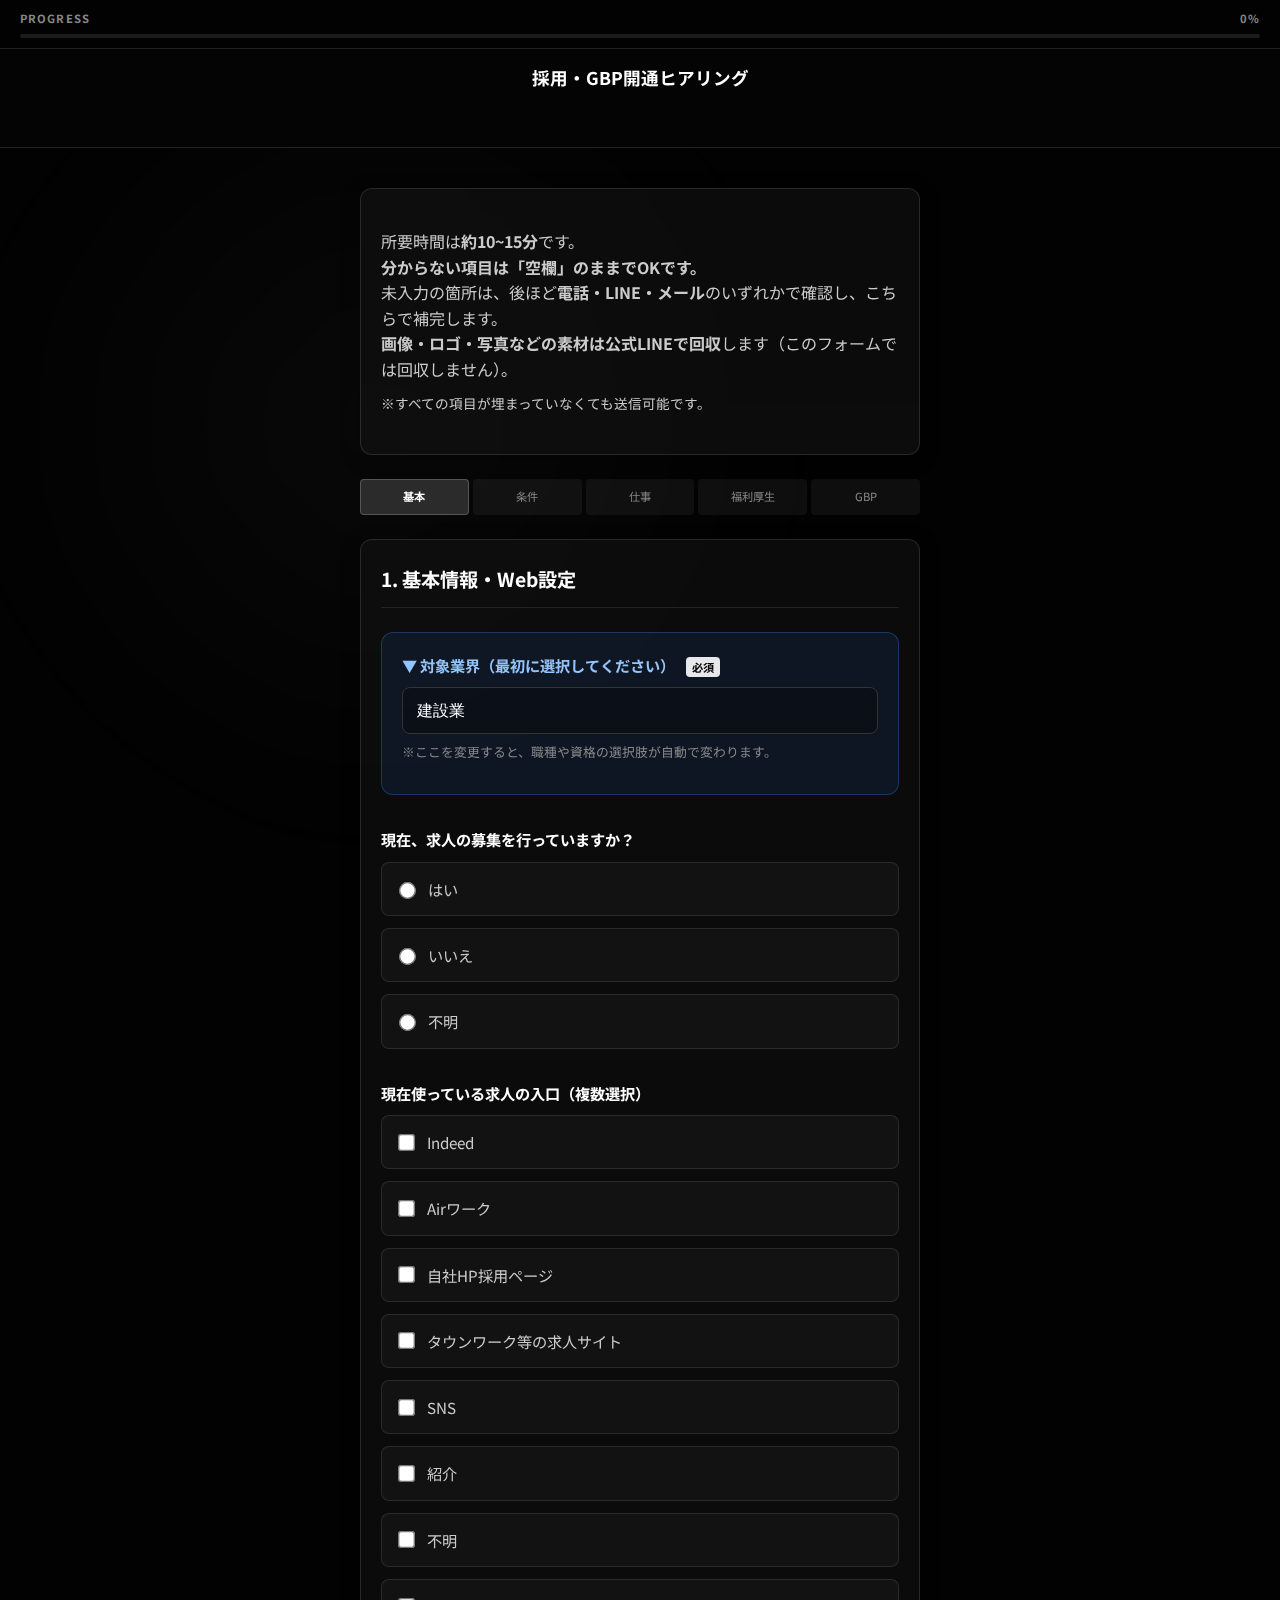
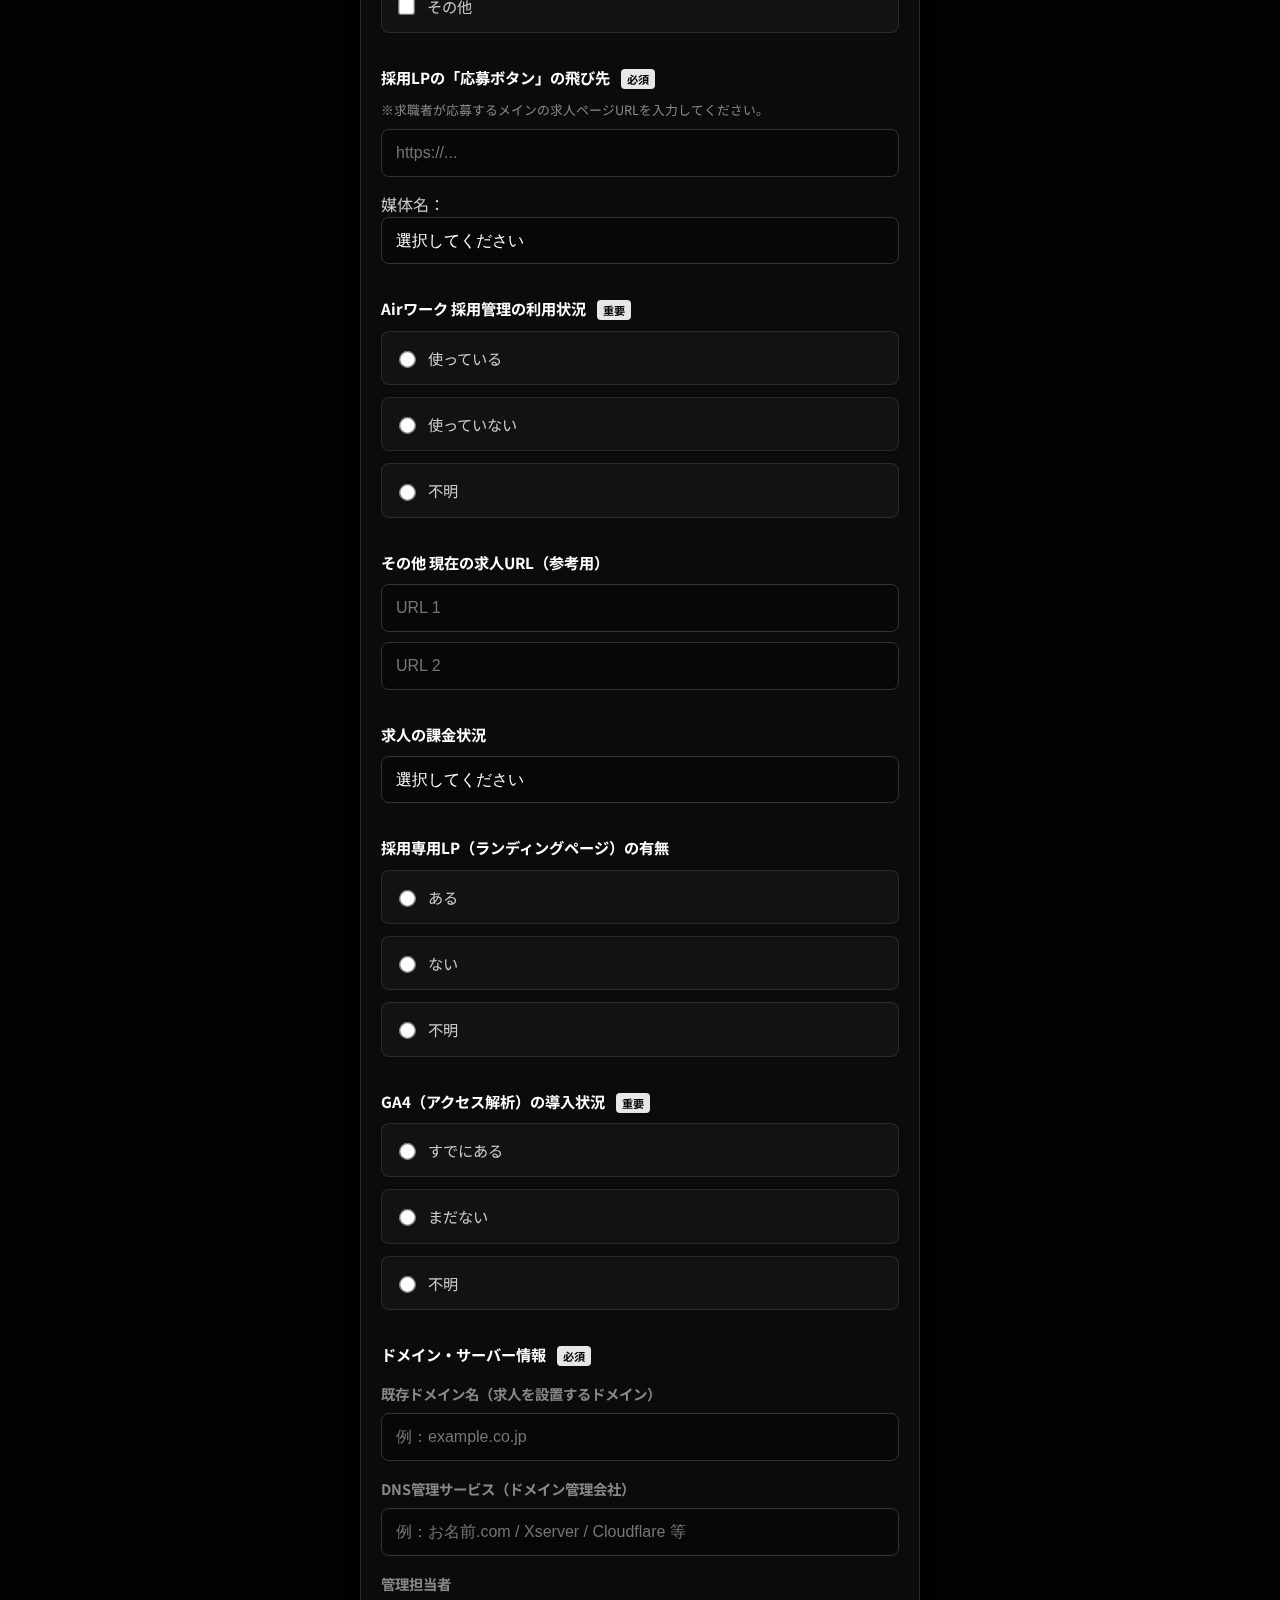
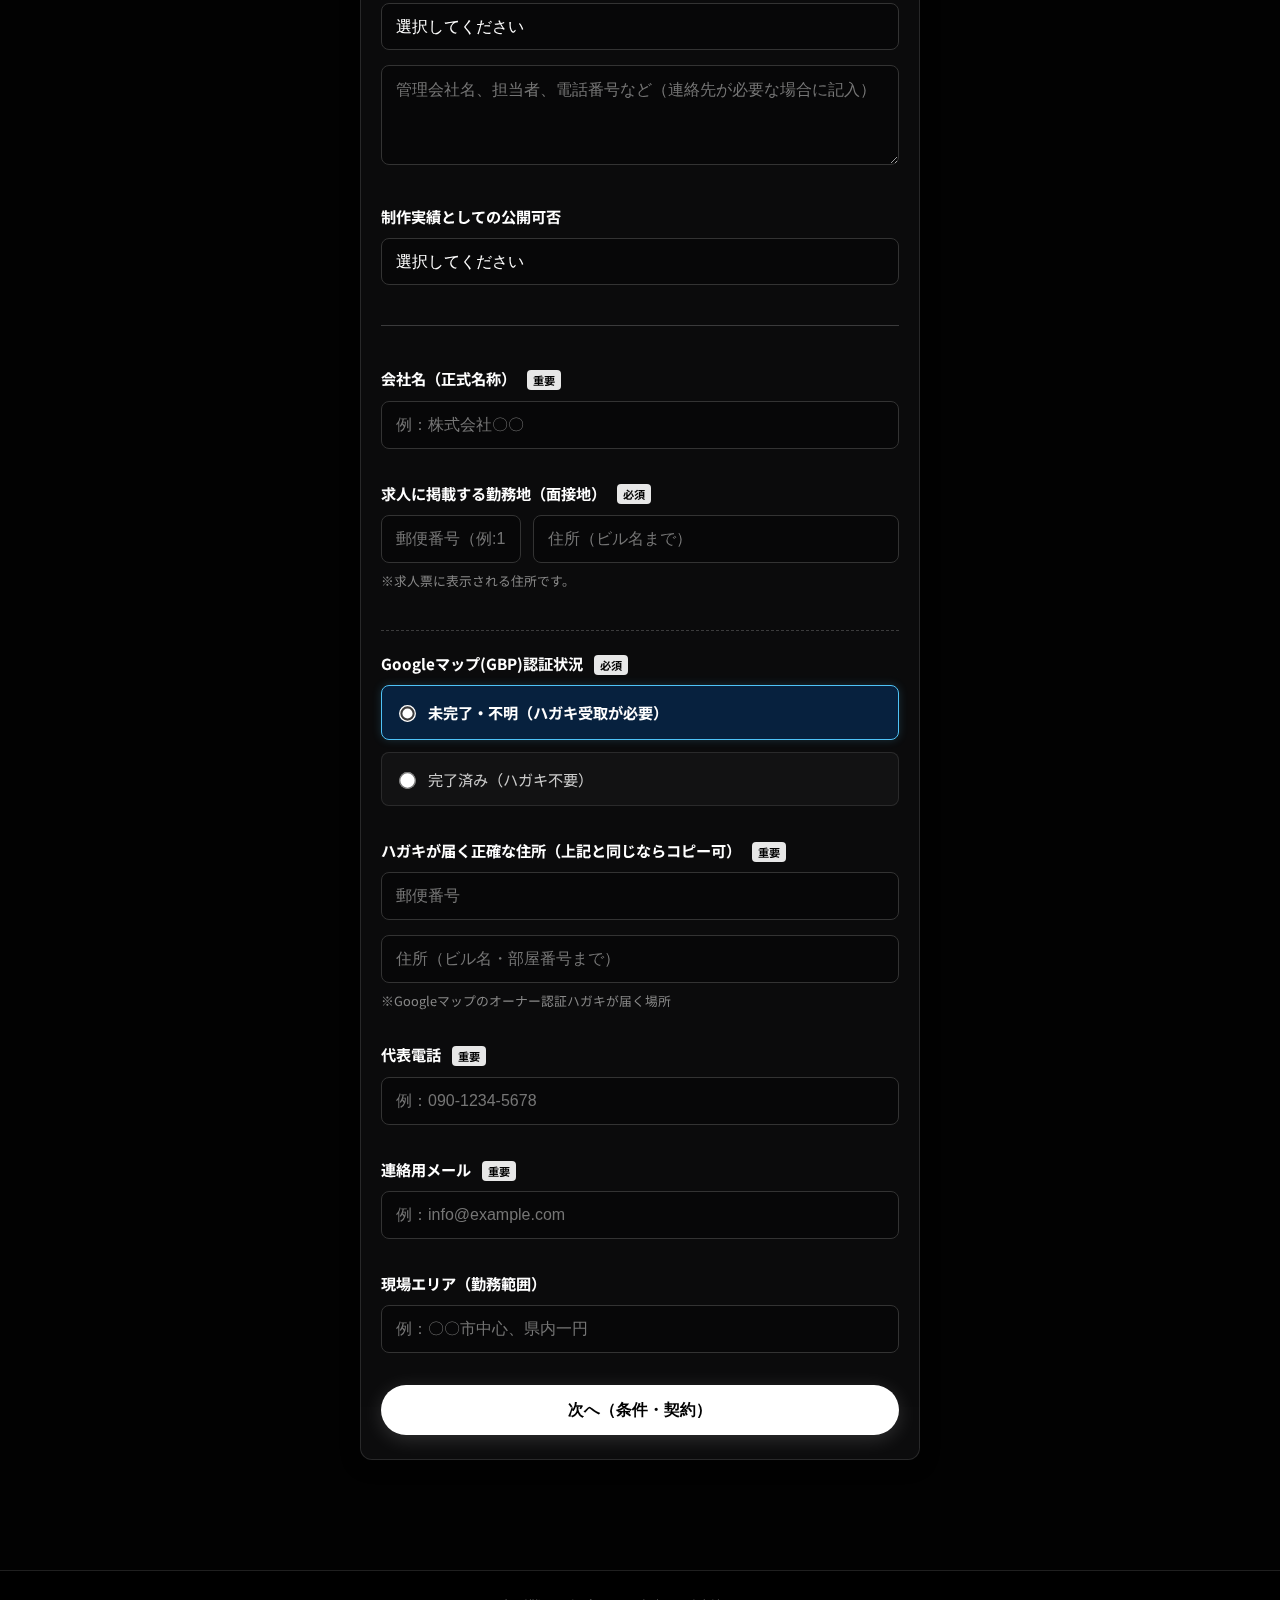
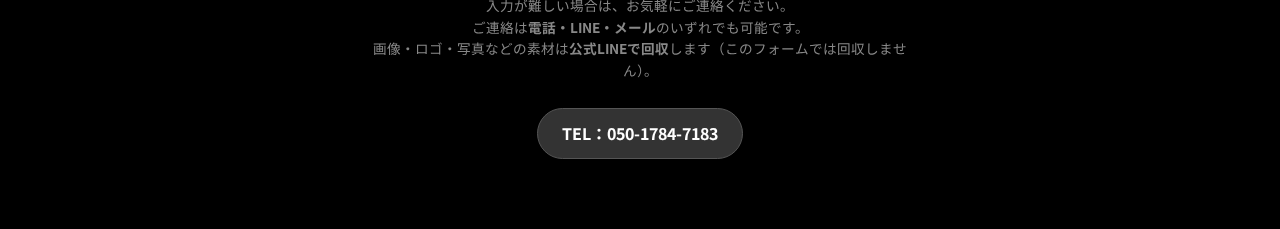
<file: index.html>
<!DOCTYPE html>
<html lang="ja">
<head>
    <meta charset="UTF-8">
    <meta name="viewport" content="width=device-width, initial-scale=1.0">
    <title>【公式】採用・GBP開通ヒアリングシート | REMEDORA</title>
    <link rel="stylesheet" href="assets/css/style.css">
    <link rel="preconnect" href="https://fonts.googleapis.com">
    <link rel="preconnect" href="https://fonts.gstatic.com" crossorigin>
    <link href="https://fonts.googleapis.com/css2?family=Noto+Sans+JP:wght@400;700&display=swap" rel="stylesheet">
</head>
<body>

<div class="sticky-progress">
    <div class="progress-info">
        <span class="progress-label">PROGRESS</span>
        <span class="progress-percent" id="progressPercent">0%</span>
    </div>
    <div class="progress-track">
        <div class="progress-fill" id="progressFill"></div>
    </div>
</div>

<header class="header">
    <div class="container">
        <h1>採用・GBP開通ヒアリング</h1>
    </div>
</header>

<main class="container" style="padding-top: 40px;">
    <div class="intro-box glass-panel">
        <p class="intro-text">
          所要時間は<strong>約10~15分</strong>です。<br>
          <strong>分からない項目は「空欄」のままでOKです。</strong><br>
          未入力の箇所は、後ほど<strong>電話・LINE・メール</strong>のいずれかで確認し、こちらで補完します。<br>
          <strong>画像・ロゴ・写真などの素材は公式LINEで回収</strong>します（このフォームでは回収しません）。<br>
          <span class="text-muted" style="font-size:0.85em; display:block; margin-top:10px;">
          ※すべての項目が埋まっていなくても送信可能です。
          </span>
        </p>
    </div>

    <div class="step-indicator-bar">
        <div class="step active" id="step-indicator-1">基本</div>
        <div class="step" id="step-indicator-2">条件</div>
        <div class="step" id="step-indicator-3">仕事</div>
        <div class="step" id="step-indicator-4">福利厚生</div>
        <div class="step" id="step-indicator-5">GBP</div>
    </div>

    <form id="hiringForm">
        <section id="section-1" class="form-section glass-panel active">
            <h2>1. 基本情報・Web設定</h2>
            
            <div class="form-group industry-selector-box">
                <label>▼ 対象業界（最初に選択してください） <span class="badge-imp">必須</span></label>
                <select name="targetIndustry" id="targetIndustry">
                    <option value="construction" selected>建設業</option>
                    <option value="care">介護・福祉</option>
                    <option value="auto">自動車整備・板金</option>
                </select>
                <p class="note">※ここを変更すると、職種や資格の選択肢が自動で変わります。</p>
            </div>

            <div class="form-group">
                <label>現在、求人の募集を行っていますか？</label>
                <div class="radio-group">
                    <label><input type="radio" name="recruitingNow" value="はい"> はい</label>
                    <label><input type="radio" name="recruitingNow" value="いいえ"> いいえ</label>
                    <label><input type="radio" name="recruitingNow" value="不明"> 不明</label>
                </div>
            </div>

            <div class="form-group">
                <label>現在使っている求人の入口（複数選択）</label>
                <div class="checkbox-group">
                    <label><input type="checkbox" name="jobChannels" value="Indeed"> Indeed</label>
                    <label><input type="checkbox" name="jobChannels" value="Airワーク"> Airワーク</label>
                    <label><input type="checkbox" name="jobChannels" value="自社HP採用ページ"> 自社HP採用ページ</label>
                    <label><input type="checkbox" name="jobChannels" value="タウンワーク等の求人サイト"> タウンワーク等の求人サイト</label>
                    <label><input type="checkbox" name="jobChannels" value="SNS"> SNS</label>
                    <label><input type="checkbox" name="jobChannels" value="紹介"> 紹介</label>
                    <label><input type="checkbox" name="jobChannels" value="不明"> 不明</label>
                    <label>
                        <input type="checkbox" name="jobChannels" value="その他" onchange="document.getElementById('jobChannelsOther').style.display = this.checked ? 'block' : 'none'">
                        その他
                    </label>
                </div>
                <input type="text" id="jobChannelsOther" name="jobChannelsOther" placeholder="その他の媒体名" style="display:none; margin-top:15px;">
            </div>

            <div class="form-group">
                <label>採用LPの「応募ボタン」の飛び先 <span class="badge-imp">必須</span></label>
                <p class="note" style="margin-bottom:10px;">※求職者が応募するメインの求人ページURLを入力してください。</p>
                <input type="url" name="applyBtnUrl" placeholder="https://..." data-critical="true">
                <div style="margin-top:15px;">
                    媒体名：
                    <select name="applyBtnMediaType" data-critical="true">
                        <option value="" disabled selected>選択してください</option>
                        <option value="Indeed">Indeed</option>
                        <option value="Airワーク">Airワーク</option>
                        <option value="タウンワーク">タウンワーク</option>
                        <option value="自社フォーム">自社応募フォーム</option>
                        <option value="その他">その他</option>
                    </select>
                </div>
            </div>

            <div class="form-group">
                <label>Airワーク 採用管理の利用状況 <span class="badge-imp">重要</span></label>
                <div class="radio-group">
                    <label><input type="radio" name="airworkStatus" value="使っている" onclick="document.getElementById('airworkDetails').style.display='block'"> 使っている</label>
                    <label><input type="radio" name="airworkStatus" value="使っていない" onclick="document.getElementById('airworkDetails').style.display='none'"> 使っていない</label>
                    <label><input type="radio" name="airworkStatus" value="不明" onclick="document.getElementById('airworkDetails').style.display='block'"> 不明</label>
                </div>
                <div id="airworkDetails" style="display:none; margin-top:15px; padding:15px; background:rgba(255,255,255,0.05); border-radius:8px;">
                    <div style="margin-bottom: 15px; text-align: center;">
                         <a href="airwork-invite.html" target="_blank" rel="noopener noreferrer" class="btn btn-primary" 
                           style="text-decoration:none; font-size:0.85rem; padding:10px 15px; display:inline-flex; width:auto; border:1px solid rgba(255,255,255,0.2);">
                           ▶ Airワーク招待手順（マニュアル）
                        </a>
                    </div>
                    <label class="sub-label">AirID（ログイン用メールアドレス） <span class="badge-imp"><br>必須</span></label>
                    <input type="email" name="airworkAdminId" placeholder="例：admin@example.com">
                    
                    <label class="sub-label">Airワーク管理画面URL（任意）</label>
                    <input type="url" name="airworkUrl" placeholder="https://...">
                </div>
            </div>

            <div class="form-group">
                <label>その他 現在の求人URL（参考用）</label>
                <input type="url" name="jobUrl1" placeholder="URL 1">
                <input type="url" name="jobUrl2" placeholder="URL 2" style="margin-top:10px;">
            </div>

            <div class="form-group">
                <label>求人の課金状況</label>
                <select name="jobPaidStatus" onchange="document.getElementById('jobPaidNote').style.display = (this.value === '課金あり') ? 'block' : 'none'">
                    <option value="" disabled selected>選択してください</option>
                    <option value="課金あり">課金あり</option>
                    <option value="無料掲載">無料掲載</option>
                    <option value="不明">不明</option>
                </select>
                <input type="text" id="jobPaidNote" name="jobPaidNote" placeholder="月いくら/媒体名など" style="display:none; margin-top:15px;">
            </div>

            <div class="form-group">
                <label>採用専用LP（ランディングページ）の有無</label>
                <div class="radio-group">
                    <label><input type="radio" name="hasRecruitLp" value="ある" onclick="document.getElementById('recruitLpDetails').style.display='block'"> ある</label>
                    <label><input type="radio" name="hasRecruitLp" value="ない" onclick="document.getElementById('recruitLpDetails').style.display='none'"> ない</label>
                    <label><input type="radio" name="hasRecruitLp" value="不明" onclick="document.getElementById('recruitLpDetails').style.display='none'"> 不明</label>
                </div>
                <div id="recruitLpDetails" style="display:none; margin-top:15px;">
                    <input type="url" name="recruitLpUrl" placeholder="LPのURL">
                    <div style="margin-top:15px;">
                        公開場所：
                        <select name="lpHostingType">
                            <option value="" disabled selected>選択してください</option>
                            <option value="既存ドメイン配下">既存ドメイン配下（recruit.〇〇 等）</option>
                            <option value="新規ドメイン">新規ドメイン</option>
                            <option value="不明">不明</option>
                        </select>
                    </div>
                </div>
            </div>

            <div class="form-group">
                <label>GA4（アクセス解析）の導入状況 <span class="badge-imp">重要</span></label>
                <div class="radio-group">
                    <label><input type="radio" name="ga4Status" value="すでにある" onclick="toggleGa4Input('exist')"> すでにある</label>
                    <label><input type="radio" name="ga4Status" value="まだない" onclick="toggleGa4Input('none')"> まだない</label>
                    <label><input type="radio" name="ga4Status" value="不明" onclick="toggleGa4Input('unknown')"> 不明</label>
                </div>
                
                <div id="ga4Details" style="display:none; margin-top:15px; padding:15px; background:rgba(255,255,255,0.05); border-radius:8px;">
                    <div style="margin-bottom: 15px; text-align: center;">
                         <a href="ga4-invite.html" target="_blank" rel="noopener noreferrer" class="btn btn-primary" 
                           style="text-decoration:none; font-size:0.85rem; padding:10px 15px; display:inline-flex; width:auto; border:1px solid rgba(255,255,255,0.2);">
                           ▶ GA4招待・権限付与手順（マニュアル）
                        </a>
                    </div>
                    <label class="sub-label">招待したGoogleアカウント（必須）</label>
                    <input type="email" name="ga4InviteEmail" placeholder="権限付与したメールアドレス" style="margin-top:5px;">
                    
                    <label class="sub-label">管理画面URL または プロパティ名（任意）</label>
                    <input type="text" name="ga4PropertyUrl" placeholder="URL または プロパティ名" style="margin-top:5px;">
                </div>

                <div id="ga4ConsentArea" style="display:none; margin-top:15px; padding:10px; border:1px solid #555; border-radius:8px;">
                    <label class="custom-check" style="font-weight:bold; color:#93c5fd;">
                        <input type="checkbox" name="ga4CreationConsent" value="同意する">
                        当社でGA4を新規作成し、貴社へ管理権限をお渡しすることに同意します。
                    </label>
                </div>
            </div>

            <div class="form-group">
                <label>ドメイン・サーバー情報 <span class="badge-imp">必須</span></label>
                <div style="margin-bottom:15px;">
                    <p class="sub-label">既存ドメイン名（求人を設置するドメイン）</p>
                    <input type="text" name="domainName" placeholder="例：example.co.jp" data-critical="true">
                </div>
                <div style="margin-bottom:15px;">
                    <p class="sub-label">DNS管理サービス（ドメイン管理会社）</p>
                    <input type="text" name="dnsServiceName" placeholder="例：お名前.com / Xserver / Cloudflare 等" data-critical="true">
                </div>
                
                <p class="sub-label">管理担当者</p>
                <select name="dnsOwner">
                    <option value="" disabled selected>選択してください</option>
                    <option value="自社で管理">自社で管理</option>
                    <option value="制作会社が管理">制作会社が管理</option>
                    <option value="不明">不明</option>
                </select>
                <textarea name="dnsContactNote" rows="2" placeholder="管理会社名、担当者、電話番号など（連絡先が必要な場合に記入）" style="margin-top:15px;"></textarea>
            </div>

            <div class="form-group">
                <label>制作実績としての公開可否</label>
                <select name="casePermission">
                    <option value="" disabled selected>選択してください</option>
                    <option value="社名あり可">社名ありで公開可</option>
                    <option value="匿名なら可">匿名（イニシャル等）なら可</option>
                    <option value="不可">不可</option>
                    <option value="不明">不明</option>
                </select>
            </div>
            
            <hr style="border:0; border-top:1px solid rgba(255,255,255,0.2); margin:40px 0;">

            <div class="form-group">
                <label>会社名（正式名称） <span class="badge-imp">重要</span></label>
                <input type="text" name="companyName" placeholder="例：株式会社〇〇" data-critical="true">
            </div>

            <div class="form-group">
                <label>求人に掲載する勤務地（面接地） <span class="badge-imp">必須</span></label>
                <div class="input-row">
                    <input type="text" name="workLocationZip" placeholder="郵便番号（例:123-4567）" inputmode="numeric" style="width:140px;" data-critical="true">
                    <input type="text" name="workLocationAddress" placeholder="住所（ビル名まで）" style="flex:1;" data-critical="true">
                </div>
                <p class="note">※求人票に表示される住所です。</p>
            </div>

            <div class="form-group" style="margin-top:40px; padding-top:20px; border-top:1px dashed rgba(255,255,255,0.2);">
                <label>Googleマップ(GBP)認証状況 <span class="badge-imp">必須</span></label>
                <div class="radio-group">
                    <label><input type="radio" name="gbpVerifiedStatus" value="未完了・不明" checked onclick="toggleAddressArea(false)"> 未完了・不明（ハガキ受取が必要）</label>
                    <label><input type="radio" name="gbpVerifiedStatus" value="完了済み" onclick="toggleAddressArea(true)"> 完了済み（ハガキ不要）</label>
                </div>
            </div>

            <div id="addressInputArea">
                <div class="form-group">
                    <label>ハガキが届く正確な住所（上記と同じならコピー可） <span class="badge-imp">重要</span></label>
                    <input type="text" name="zipCode" placeholder="郵便番号" inputmode="numeric" data-critical="true">
                    <input type="text" name="address" placeholder="住所（ビル名・部屋番号まで）" style="margin-top:15px;" data-critical="true">
                    <p class="note">※Googleマップのオーナー認証ハガキが届く場所</p>
                </div>
            </div>

            <div class="form-group">
                <label>代表電話 <span class="badge-imp">重要</span></label>
                <input type="tel" name="phone" placeholder="例：090-1234-5678" data-critical="true">
            </div>

            <div class="form-group">
                <label>連絡用メール <span class="badge-imp">重要</span></label>
                <input type="email" name="email" placeholder="例：info@example.com" data-critical="true">
            </div>

            <div class="form-group">
                <label>現場エリア（勤務範囲）</label>
                <input type="text" name="area" placeholder="例：〇〇市中心、県内一円">
            </div>

            <div class="btn-center-wrapper">
                <button type="button" class="btn btn-primary btn-full" onclick="tryNextStep(2)">次へ（条件・契約）</button>
            </div>
        </section>

        <section id="section-2" class="form-section glass-panel">
            <h2>2. 労働条件・契約・お金</h2>

            <div class="form-group">
                <label>雇用形態</label>
                <div class="radio-group">
                    <label><input type="radio" name="employmentStatus" value="正社員"> 正社員</label>
                    <label><input type="radio" name="employmentStatus" value="契約社員"> 契約社員</label>
                    <label><input type="radio" name="employmentStatus" value="アルバイト"> アルバイト</label>
                    <label><input type="radio" name="employmentStatus" value="業務委託"> 業務委託</label>
                </div>
            </div>

            <div class="form-group">
                <label>給与</label>
                <select name="salaryType">
                    <option value="" disabled selected>選択してください</option>
                    <option value="日給">日給</option>
                    <option value="月給">月給</option>
                    <option value="時給">時給</option>
                </select>
                <div class="input-row" style="margin-top:15px;">
                    <input type="number" id="salaryMin" name="salaryMin" placeholder="最低">
                    <span>〜</span>
                    <input type="number" id="salaryMax" name="salaryMax" placeholder="最高">
                </div>
                <div class="checkbox-group" style="margin-top:20px;">
                    <label class="compact-label">昇給：<select name="raise" class="inline-select"><option value="あり">あり</option><option value="あり（業績による）">あり（業績による）</option><option value="なし">なし</option></select></label>
                    <label class="compact-label">賞与：<select name="bonus" class="inline-select"><option value="あり">あり</option><option value="あり（業績による）">あり（業績による）</option><option value="なし">なし</option></select></label>
                </div>
            </div>

            <div class="form-group">
                <label>支払日・交通費</label>
                <input type="text" name="payDay" placeholder="例：月末締め翌月15日払い">
                <input type="text" name="transportAllowance" placeholder="例：全額支給、月1万円まで、なし 等" style="margin-top:15px;">
            </div>

            <div class="form-group">
                <label>契約期間</label>
                <div class="radio-group">
                    <label><input type="radio" name="contractType" value="無期" checked onclick="toggleContract(false)"> 無期雇用（期間の定めなし）</label>
                    <label><input type="radio" name="contractType" value="有期" onclick="toggleContract(true)"> 有期雇用（期間の定めあり）</label>
                </div>
                <div id="contractDetails" class="details-box" style="display:none;">
                    <div class="input-row">
                        <input type="date" name="contractStartDate"><span>〜</span><input type="date" name="contractEndDate">
                    </div>
                    <div style="margin-top:15px;">
                        契約更新：<select name="contractRenewal"><option value="あり">あり</option><option value="なし">なし</option></select>
                    </div>
                    <input type="text" name="renewalCriteria" placeholder="更新基準（例：勤務態度、会社の経営状況）" style="margin-top:15px;">
                    
                    <div style="margin-top:20px; border-top:1px dashed rgba(255,255,255,0.2); padding-top:15px;">
                        <p class="sub-label">更新上限の有無：</p>
                        <div class="radio-group" style="flex-direction:row; gap:20px;">
                            <label style="width:auto;"><input type="radio" name="renewalLimitExists" value="なし" data-critical="true" onclick="document.getElementById('renewalLimitDetail').style.display='none'"> なし</label>
                            <label style="width:auto;"><input type="radio" name="renewalLimitExists" value="あり" data-critical="true" onclick="document.getElementById('renewalLimitDetail').style.display='block'"> あり</label>
                        </div>
                        <input type="text" id="renewalLimitDetail" name="renewalLimitDetail" data-critical="true" placeholder="上限内容（例：通算5年まで、更新2回まで）" style="display:none; margin-top:10px;">
                    </div>
                </div>
            </div>

            <div class="form-group">
                <label>変更範囲（法的必須）</label>
                <p class="sub-label">業務内容の変更：</p>
                <select name="jobScopeChange">
                    <option value="なし（変更なし）">なし（変更なし）</option>
                    <option value="あり（会社の定める業務）">あり（会社の定める業務）</option>
                </select>
                <p class="sub-label" style="margin-top:15px;">就業場所の変更：</p>
                <select name="workplaceChangeScope">
                    <option value="なし（変更なし）">なし（変更なし）</option>
                    <option value="あり（会社の定める営業所）">あり（会社の定める営業所）</option>
                </select>
            </div>

            <div class="form-group">
                <label>勤務時間・残業・固定残業代</label>
                <div class="input-row">
                    <input type="time" name="workTimeStart" value="08:00"><span>〜</span><input type="time" name="workTimeEnd" value="17:00">
                </div>
                <div style="margin-top:15px;">
                    休憩：<select name="breakTime"><option value="60">60分</option><option value="90">90分</option><option value="120">120分</option></select>
                </div>
                <div style="margin-top:15px;">
                    残業目安：<select name="overtime"><option value="ほぼなし">ほぼなし</option><option value="月10h以内">月10h以内</option><option value="月20h以内">月20h以内</option><option value="多め">多め</option></select>
                </div>
                
                <p class="sub-label" style="margin-top:20px;">固定残業代（みなし残業）：</p>
                <div class="radio-group">
                    <label><input type="radio" name="fixedOvertime" value="なし" checked onclick="toggleFixedOvertime(false)"> なし</label>
                    <label><input type="radio" name="fixedOvertime" value="あり" onclick="toggleFixedOvertime(true)"> あり</label>
                </div>
                <div id="overtimeDetails" class="details-box" style="display:none;">
                    <div class="input-row">
                        <input type="number" name="fixedOvertimeHours" placeholder="時間（例:20）"> <span>時間分</span>
                    </div>
                    <div class="input-row" style="margin-top:15px;">
                        <input type="number" name="fixedOvertimeAmount" placeholder="金額（例:30000）"> <span>円を含む</span>
                    </div>
                    <input type="text" name="fixedOvertimeNote" placeholder="超過分別途支給など" style="margin-top:15px;">
                </div>
            </div>

            <div class="form-group">
                <label>休日</label>
                <select name="holiday">
                    <option value="" disabled selected>選択してください</option>
                    <option value="日曜固定">日曜固定</option>
                    <option value="週休2日（土日）">週休2日（土日）</option>
                    <option value="隔週休2日">隔週休2日</option>
                    <option value="シフト制">シフト制</option>
                    <option value="その他">その他</option>
                </select>
                <input type="text" name="holidayNote" placeholder="補足（例：雨天休み、GW・夏季・年末年始）" style="margin-top:15px;">
            </div>

            <div class="btn-group">
                <button type="button" class="btn btn-outline" onclick="prevStep(1)">戻る</button>
                <button type="button" class="btn btn-primary" onclick="tryNextStep(3)">次へ<br>（仕事/選考）</button>
            </div>
        </section>

        <section id="section-3" class="form-section glass-panel">
            <h2>3. 仕事の詳細・選考</h2>

            <div class="form-group">
                <label>募集職種</label>
                <select id="jobType" name="jobType">
                    <option value="" disabled selected>選択してください</option>
                </select>
                <input type="text" id="jobTypeOther" name="jobTypeOther" placeholder="職種名を入力" style="display:none; margin-top:15px;">
            </div>

            <div class="form-group">
                <label>仕事内容の詳細</label>
                <textarea name="jobDescriptionBody" rows="4" placeholder="具体的な業務内容を入力してください。"></textarea>
                <textarea name="workRatioNote" rows="2" placeholder="作業割合など（任意）" style="margin-top:15px;"></textarea>
            </div>

            <div class="form-group">
                <label>絶対に「やらない」作業（NG項目）</label>
                <div class="checkbox-group" id="workNoGoContainer"></div>
            </div>

            <div class="form-group">
                <label>職場の強み・アピールポイント（3つ程度）</label>
                <p class="note">※「残業が少ない」「人間関係が良い」「技術が学べる」など、箇条書きでOKです。</p>
                <textarea name="jobAppeal" rows="3" placeholder="1. 
2. 
3. "></textarea>
            </div>

            <div class="form-group">
                <label>採用条件</label>
                <div class="input-row">
                    募集人数：<input type="number" name="openings" placeholder="例:2" style="width:50%;"> 名
                </div>
                <div class="input-row" style="margin-top:15px;">
                    入社時期：<select name="startTiming"><option value="即日">即日</option><option value="相談の上">相談の上</option><option value="来月から">来月から</option></select>
                </div>
                <textarea name="idealCandidate" rows="3" placeholder="求める人材（例：挨拶ができる方、体力に自信がある方）" style="margin-top:20px;"></textarea>
            </div>

            <div class="form-group">
                <label>選考について</label>
                <input type="text" name="contactPersonName" placeholder="採用担当者名（例：山田）">
                <select name="contactableTime" style="margin-top:15px;">
                    <option value="いつでも可">いつでも可</option>
                    <option value="平日9時〜17時">平日9時〜17時</option>
                    <option value="17時以降">17時以降</option>
                    <option value="日中（現場による）">日中（現場による）</option>
                </select>
                <input type="text" name="interviewLocationDetail" placeholder="面接場所（例：事務所、または現場近くのカフェ）" style="margin-top:15px;">
                
                <p class="sub-label" style="margin-top:20px;">面接可能枠（複数選択）：</p>
                <div class="checkbox-group">
                    <label><input type="checkbox" name="interviewAvailability" value="平日日中"> 平日日中</label>
                    <label><input type="checkbox" name="interviewAvailability" value="平日夕方以降"> 平日夕方以降</label>
                    <label><input type="checkbox" name="interviewAvailability" value="土日祝"> 土日祝</label>
                </div>
                
                <div class="select-row" style="margin-top:20px;">
                    面接回数：<select name="interviewCount"><option value="1回">1回</option><option value="2回">2回</option></select>
                </div>
                <div class="select-row" style="margin-top:15px;">
                    履歴書：<select name="resume"><option value="必要">必要</option><option value="不要">不要</option><option value="あれば">あれば尚可</option></select>
                </div>
                <div class="checkbox-group" style="margin-top:15px;">
                    <label><input type="checkbox" name="hireImmediately" value="あり"> 即日採用あり</label>
                </div>
            </div>

            <div class="btn-group">
                <button type="button" class="btn btn-outline" onclick="prevStep(2)">戻る</button>
                <button type="button" class="btn btn-primary" onclick="tryNextStep(4)">次へ<br>（福利厚生）</button>
            </div>
        </section>

        <section id="section-4" class="form-section glass-panel">
            <h2>4. 福利厚生・法的審査</h2>

            <div class="form-group">
                <label>社会保険 <span class="badge-imp">重要</span></label>
                <div class="checkbox-group">
                    <label><input type="checkbox" name="insurance" value="健康保険"> 健康保険</label>
                    <label><input type="checkbox" name="insurance" value="厚生年金"> 厚生年金</label>
                    <label><input type="checkbox" name="insurance" value="雇用保険">雇用保険</label>
                    <label><input type="checkbox" name="insurance" value="労災保険"> 労災保険</label>
                    <label><input type="checkbox" name="insurance" value="なし"> なし（未加入）</label>
                </div>
                <div style="margin-top:15px;">
                    <label class="custom-check"><input type="checkbox" id="insuranceConditionToggle" name="insuranceConditionToggle" value="あり"> 加入条件あり（正社員のみ等）</label>
                    <input type="text" id="insuranceCondition" name="insuranceCondition" placeholder="条件を入力" style="display:none; margin-top:15px;">
                </div>
            </div>

            <div class="form-group">
                <label>試用期間</label>
                <div class="radio-group">
                    <label><input type="radio" name="probation" value="なし" onclick="toggleProbation(false)" checked> なし</label>
                    <label><input type="radio" name="probation" value="あり" onclick="toggleProbation(true)"> あり</label>
                </div>
                <div id="probationDetails" class="details-box" style="display:none;">
                    <input type="text" name="probationPeriod" placeholder="期間（例：3ヶ月）">
                    <input type="text" name="probationCondition" placeholder="期間中の条件（例：日給-1000円）" style="margin-top:15px;">
                </div>
            </div>

            <div class="form-group">
                <label>応募資格・免許</label>
                <div class="checkbox-group" id="qualificationContainer"></div>
            </div>

            <div class="form-group">
                <label>職場環境・手当</label>
                <div class="checkbox-group">
                    <label><input type="checkbox" name="workplaceTags" value="髪型自由"> 髪型・髪色自由</label>
                    <label><input type="checkbox" name="workplaceTags" value="車通勤可"> 車通勤可</label>
                    <label><input type="checkbox" name="workplaceTags" value="直行直帰OK"> 直行直帰OK</label>
                </div>
                <div class="checkbox-group" style="margin-top:15px;">
                    <label><input type="checkbox" name="allowances" value="家族手当"> 家族手当</label>
                    <label><input type="checkbox" name="allowances" value="資格手当"> 資格手当</label>
                    <label><input type="checkbox" name="allowances" value="皆勤手当"> 皆勤手当</label>
                </div>
                <input type="text" name="allowanceNote" placeholder="手当詳細" style="margin-top:15px;">
            </div>

            <div class="form-group">
                <label>受動喫煙対策</label>
                <select name="smokingMeasure">
                    <option value="" disabled selected>選択してください</option>
                    <option value="敷地内禁煙">敷地内禁煙</option>
                    <option value="屋内禁煙">屋内禁煙（屋外喫煙所あり）</option>
                    <option value="屋内喫煙可">屋内喫煙可</option>
                </select>
                <input type="text" name="smokingNote" placeholder="補足（例：現場による）" style="margin-top:15px;">
            </div>

            <div class="form-group">
                <label>画像素材についての同意 <span class="badge-imp">必須</span></label>
                <div class="privacy-box glass-panel" style="border:1px dashed rgba(255,255,255,0.3);">
                    <label class="custom-check">
                        <input type="checkbox" name="imageUsageConsent" value="同意する" data-critical="true">
                        <span style="font-weight:bold;">
                            写真素材の提供が間に合わない場合、貴社イメージに合う「フリー素材」や「AI生成画像」を仮で使用して制作進行することに同意します。
                        </span>
                    </label>
                </div>
            </div>

            <div class="btn-group">
                <button type="button" class="btn btn-outline" onclick="prevStep(3)">戻る</button>
                <button type="button" class="btn btn-primary" onclick="tryNextStep(5)">次へ<br>（GBP設定）</button>
            </div>
        </section>

        <section id="section-5" class="form-section glass-panel">
            <h2>5. GBP詳細設定</h2>
            
            <div class="form-group">
                <label>Googleマップ(GBP)の状況 <span class="badge-imp">重要</span></label>
                <div class="radio-group">
                    <label><input type="radio" name="gbpExists" value="はい" onclick="toggleGbpInput(true)"> すでにある（管理できている）</label>
                    <label><input type="radio" name="gbpExists" value="いいえ" onclick="toggleGbpInput(false)"> まだない</label>
                    <label><input type="radio" name="gbpExists" value="不明" onclick="toggleGbpInput(false)" checked> わからない</label>
                </div>
            </div>

            <div id="gbpExistingDetails" class="details-box" style="display:none; margin-bottom:25px;">
                <div style="margin-bottom: 20px; text-align: center;">
                    <p style="font-size: 0.9rem; color: #aaa; margin-bottom:10px;">
                        招待手順がご不明な場合は、以下の動画をご確認ください。
                    </p>
                    <a href="gbp-invite.html" target="_blank" rel="noopener noreferrer" class="btn btn-primary" 
                       style="text-decoration:none; font-size:0.9rem; padding:10px 20px; display:inline-flex; width:auto;"
                       onclick="if(window.gtag) gtag('event', 'gbp_invite_video_open');">
                       ▶ GBP招待（管理者追加） 1分動画で確認
                    </a>
                </div>

                <div class="form-group">
                    <label>既存マップURL</label>
                    <input type="url" name="gbpMapUrl" placeholder="https://maps.app.goo.gl/...">
                </div>
            </div>

            <div class="form-group">
                <label>管理用Gmailアドレス <span class="badge-imp">重要</span></label>
                <input type="email" name="gbpOwnerGmail" placeholder="オーナー権限を付与するGmail" data-critical="true">
            </div>

            <div class="form-group">
                <label>他に管理者はいますか？</label>
                <select name="gbpHasOtherAdmin">
                    <option value="いいえ">いいえ（自分だけ）</option>
                    <option value="はい">はい</option>
                    <option value="不明">不明</option>
                </select>
            </div>

            <div class="form-group">
                <label>店舗タイプ・表示方針</label>
                <select name="gbpBusinessType">
                    <option value="" disabled selected>選択してください</option>
                    <option value="非店舗型（出張サービス）">非店舗型（出張メイン・住所非表示推奨）</option>
                    <option value="店舗型">店舗型（事務所に来客あり・住所表示）</option>
                </select>
                <div style="margin-top:15px;">
                    住所表示：
                    <select name="gbpShowAddress">
                        <option value="表示">表示する</option>
                        <option value="非表示">非表示にする（自宅兼事務所など）</option>
                    </select>
                </div>
                <div style="margin-top:15px;">
                    サービス提供地域（出張範囲）：
                    <textarea name="gbpServiceAreas" rows="2" placeholder="例：加古川市、高砂市、姫路市（最大20まで）"></textarea>
                </div>
            </div>

            <div class="form-group">
                <label>プロフィール設定</label>
                <input type="text" name="gbpDisplayName" placeholder="マップ上の表示名（例：株式会社〇〇）">
                <div style="margin-top:15px;">
                    メインカテゴリ：
                    <select id="gbpPrimaryCategory" name="gbpPrimaryCategory">
                        <option value="" disabled selected>選択してください</option>
                    </select>
                </div>
                <div style="margin-top:15px;">
                    営業時間：
                    <select name="gbpHoursPattern">
                        <option value="平日8-17時/土日休">平日8-17時/土日休</option>
                        <option value="月-土8-17時/日曜休">月-土8-17時/日曜休</option>
                        <option value="その他">その他</option>
                    </select>
                    <input type="text" name="gbpHoursNote" placeholder="営業時間の補足" style="margin-top:15px;">
                </div>
                <input type="url" name="gbpWebsiteUrl" placeholder="WebサイトURL（あれば）" style="margin-top:15px;">
            </div>

            <div class="form-group">
                <label>主要サービス（5つまで）</label>
                <textarea name="gbpTopServices" rows="3" placeholder="例：サービス内容を具体的に記載してください"></textarea>
            </div>

            <div class="form-group">
               <label>会社のロゴ・過去の施工写真</label>
               <input type="hidden" name="photoFolderUrl" value="【公式LINEで回収】">
               <p class="note-alert">※ロゴ・写真素材は、このフォーム送信後に公式LINEで回収します。（ここでは入力不要です）</p>
               
               <div id="gbpVideoArea" style="margin-top:15px;">
                    動画認証の可否：
                    <div class="radio-group">
                        <label><input type="radio" name="gbpVideoVerificationPossible" value="できる"> できる（現地で看板等を動画撮影可）</label>
                        <label><input type="radio" name="gbpVideoVerificationPossible" value="難しい"> 難しい</label>
                        <label><input type="radio" name="gbpVideoVerificationPossible" value="不明"> 不明</label>
                    </div>
                </div>
            </div>

            <div id="gbpMailArea" class="form-group">
                <label>郵送確認 <span class="badge-imp">重要</span></label>
                <select name="gbpMailReceivable" id="gbpMailReceivable" data-critical="true">
                    <option value="" disabled selected>選択してください</option>
                    <option value="届く">届く（ポストがある）</option>
                    <option value="届かない">届かない（資材置き場等）</option>
                    <option value="不明">不明</option>
                </select>
                <p id="mailWarning" class="note-alert" style="display:none;">※ 届かない場合、オーナー認証が進まない可能性があります。電話代筆時にご相談ください。</p>
            </div>

           <div class="privacy-box glass-panel" style="margin-top:30px; border:1px solid rgba(255,255,255,0.1);">
                <label style="display: flex; align-items: center; justify-content: center; cursor: pointer;">
                    <input type="checkbox" name="agreePrivacy" value="同意する" data-critical="true" style="margin-right: 10px; width: 20px; height: 20px;">
                    <span style="font-weight: bold;">
                        <a href="privacy.html" target="_blank" style="color:var(--text-main); text-decoration:underline;">プライバシーポリシー</a>に同意する
                    </span>
                </label>
                <p style="margin:10px 0 0; color: #aaa; font-size:0.8rem; text-align: center;">
                    ※求人原稿作成およびGoogleマップ登録代行業務のみに利用します。
                </p>
            </div>

            <div class="btn-group">
                <button type="button" class="btn btn-outline" onclick="prevStep(4)">戻る</button>
                <button type="submit" class="btn btn-primary" id="submitBtn">すべて送信する</button>
            </div>
        </section>
    </form>
</main>

<footer class="footer">
  <div class="container">
    <p>
      入力が難しい場合は、お気軽にご連絡ください。<br>
      ご連絡は<strong>電話・LINE・メール</strong>のいずれでも可能です。<br>
      画像・ロゴ・写真などの素材は<strong>公式LINEで回収</strong>します（このフォームでは回収しません）。
    </p>
    <a href="tel:050-1784-7183" class="tel-link">TEL：050-1784-7183</a>
  </div>
</footer>


<div id="confirmModal" class="modal-overlay" style="display:none;">
    <div class="modal-content glass-panel">
        <h3 class="modal-title">未入力項目があります</h3>
        <p class="modal-text">以下の項目が入力されていません。<br>
        「不明・後で確認」として次へ進みますか？</p>
        <div id="modalList" class="modal-list"></div>
        <div class="modal-buttons">
            <button class="btn btn-modal btn-cancel" onclick="closeModal()">入力を続ける</button>
            <button class="btn btn-modal btn-ok" onclick="confirmNext()">後で確認にする</button>
        </div>
    </div>
</div>

<script src="assets/js/app.js"></script>
</body>
</html>
</file>
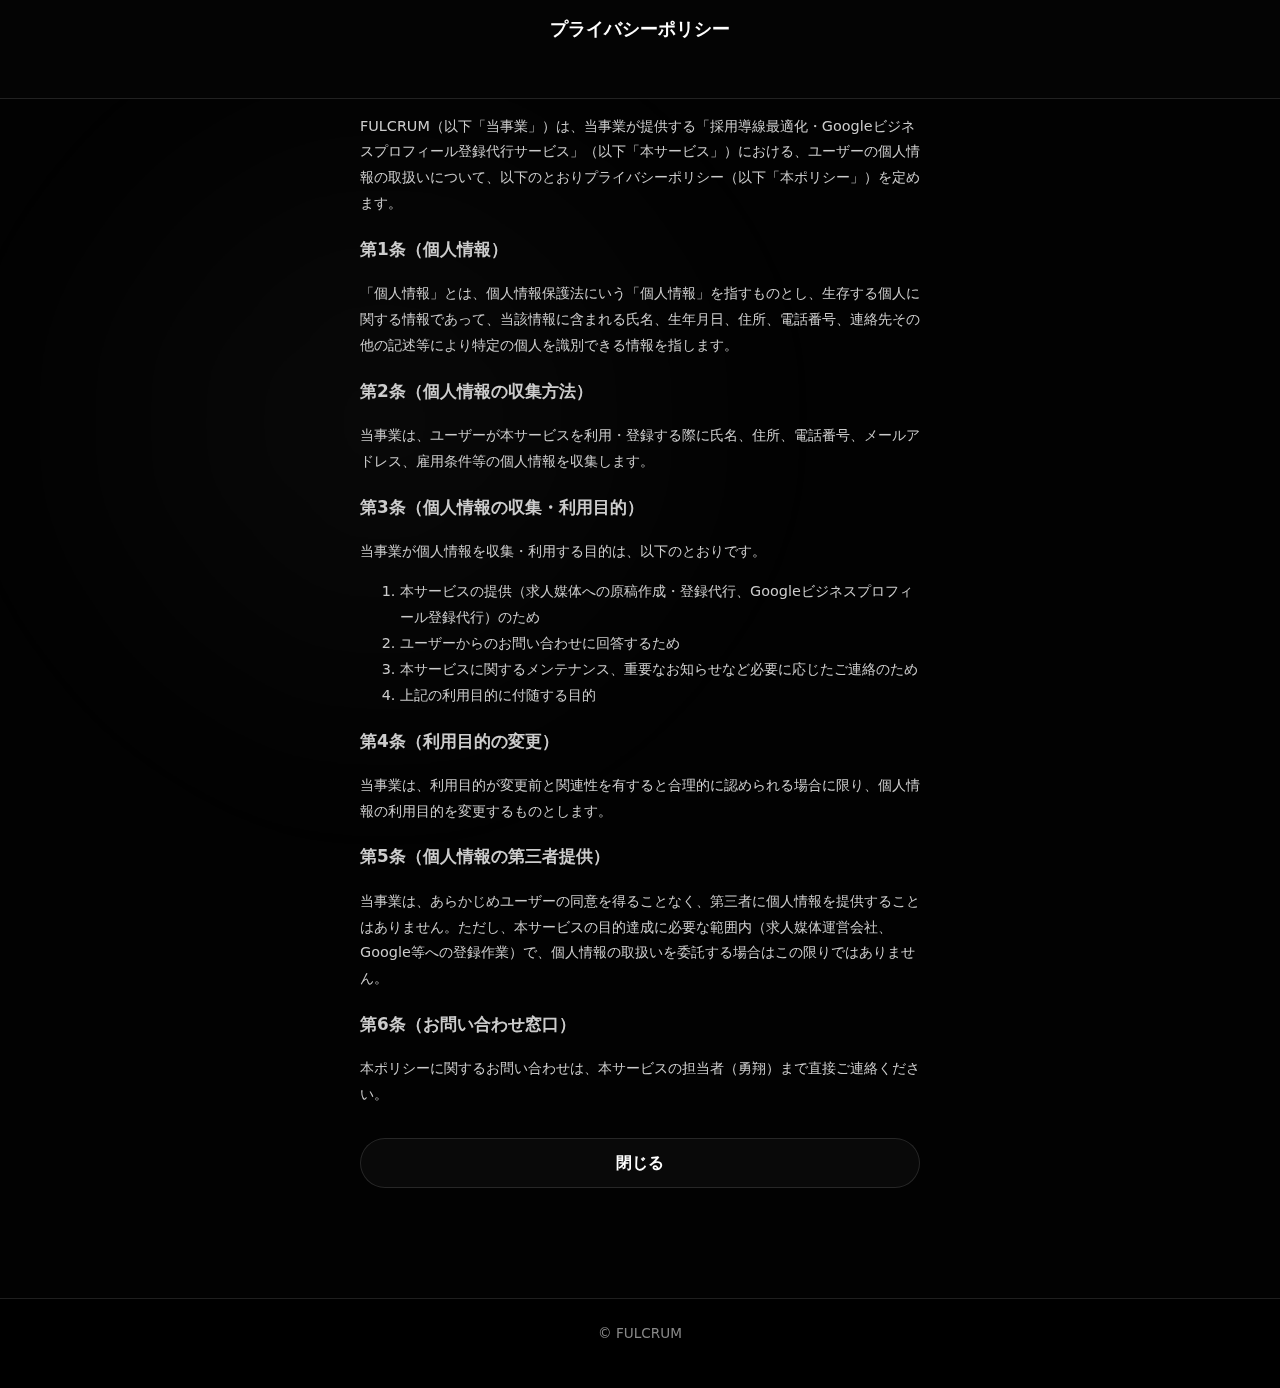
<file: privacy.html>
<!DOCTYPE html>
<html lang="ja">
<head>
    <meta charset="UTF-8">
    <meta name="viewport" content="width=device-width, initial-scale=1.0">
    <title>プライバシーポリシー</title>
    <link rel="stylesheet" href="assets/css/style.css">
</head>
<body>

<header class="header">
    <div class="container">
        <h1>プライバシーポリシー</h1>
    </div>
</header>

<main class="container">
    <div class="form-section active" style="font-size: 0.9rem; line-height: 1.8;">
        <p>FULCRUM（以下「当事業」）は、当事業が提供する「採用導線最適化・Googleビジネスプロフィール登録代行サービス」（以下「本サービス」）における、ユーザーの個人情報の取扱いについて、以下のとおりプライバシーポリシー（以下「本ポリシー」）を定めます。</p>

        <h3>第1条（個人情報）</h3>
        <p>「個人情報」とは、個人情報保護法にいう「個人情報」を指すものとし、生存する個人に関する情報であって、当該情報に含まれる氏名、生年月日、住所、電話番号、連絡先その他の記述等により特定の個人を識別できる情報を指します。</p>

        <h3>第2条（個人情報の収集方法）</h3>
        <p>当事業は、ユーザーが本サービスを利用・登録する際に氏名、住所、電話番号、メールアドレス、雇用条件等の個人情報を収集します。</p>

        <h3>第3条（個人情報の収集・利用目的）</h3>
        <p>当事業が個人情報を収集・利用する目的は、以下のとおりです。</p>
        <ol>
            <li>本サービスの提供（求人媒体への原稿作成・登録代行、Googleビジネスプロフィール登録代行）のため</li>
            <li>ユーザーからのお問い合わせに回答するため</li>
            <li>本サービスに関するメンテナンス、重要なお知らせなど必要に応じたご連絡のため</li>
            <li>上記の利用目的に付随する目的</li>
        </ol>

        <h3>第4条（利用目的の変更）</h3>
        <p>当事業は、利用目的が変更前と関連性を有すると合理的に認められる場合に限り、個人情報の利用目的を変更するものとします。</p>

        <h3>第5条（個人情報の第三者提供）</h3>
        <p>当事業は、あらかじめユーザーの同意を得ることなく、第三者に個人情報を提供することはありません。ただし、本サービスの目的達成に必要な範囲内（求人媒体運営会社、Google等への登録作業）で、個人情報の取扱いを委託する場合はこの限りではありません。</p>

        <h3>第6条（お問い合わせ窓口）</h3>
        <p>本ポリシーに関するお問い合わせは、本サービスの担当者（勇翔）まで直接ご連絡ください。</p>

        <div style="margin-top: 30px; text-align: center;">
            <button type="button" class="btn btn-prev" onclick="window.close();">閉じる</button>
        </div>
    </div>
</main>

<footer class="footer">
    <p>&copy; FULCRUM</p>
</footer>

</body>
</html>
</file>
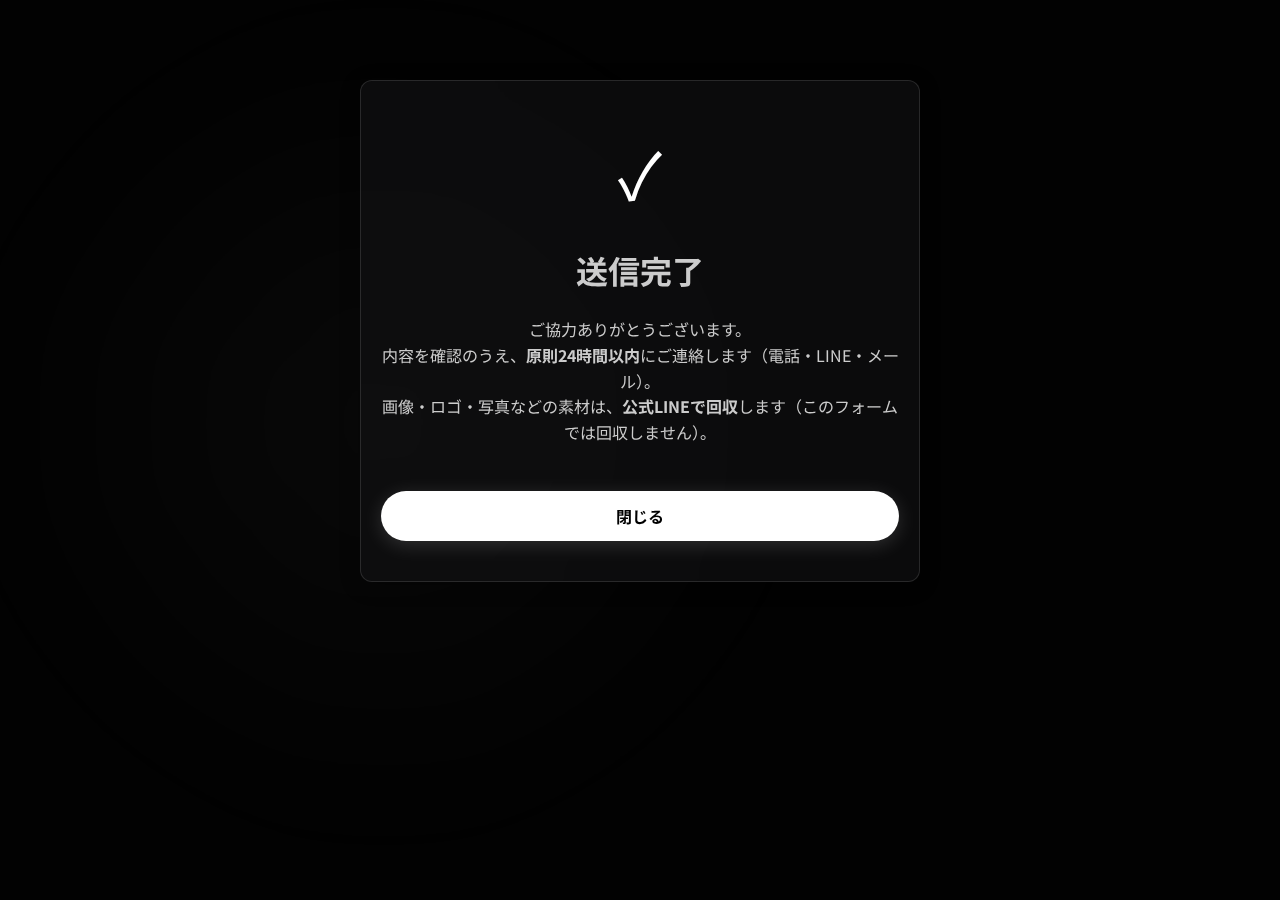
<file: thanks.html>
<!DOCTYPE html>
<html lang="ja">
<head>
    <meta charset="UTF-8">
    <meta name="viewport" content="width=device-width, initial-scale=1.0">
    <title>送信完了 | REMEDORA</title>
    <link rel="stylesheet" href="assets/css/style.css">
    <link rel="preconnect" href="https://fonts.googleapis.com">
    <link rel="preconnect" href="https://fonts.gstatic.com" crossorigin>
    <link href="https://fonts.googleapis.com/css2?family=Noto+Sans+JP:wght@400;700&display=swap" rel="stylesheet">
</head>
<body>
    <div class="container" style="text-align: center; padding-top: 80px;">
        <div class="glass-panel" style="padding: 40px 20px;">
            <div class="success-icon" style="color:var(--text-main);">✓</div>
            <h1>送信完了</h1>
            <p>
             ご協力ありがとうございます。<br>
             内容を確認のうえ、<strong>原則24時間以内</strong>にご連絡します（電話・LINE・メール）。<br>
             画像・ロゴ・写真などの素材は、<strong>公式LINEで回収</strong>します（このフォームでは回収しません）。
            </p>
   
            <a href="index.html" onclick="window.close()" class="btn btn-primary" style="display:inline-flex; margin-top:30px; text-decoration:none; min-width:200px;">閉じる</a>
        </div>
    </div>
</body>
</html>
</file>
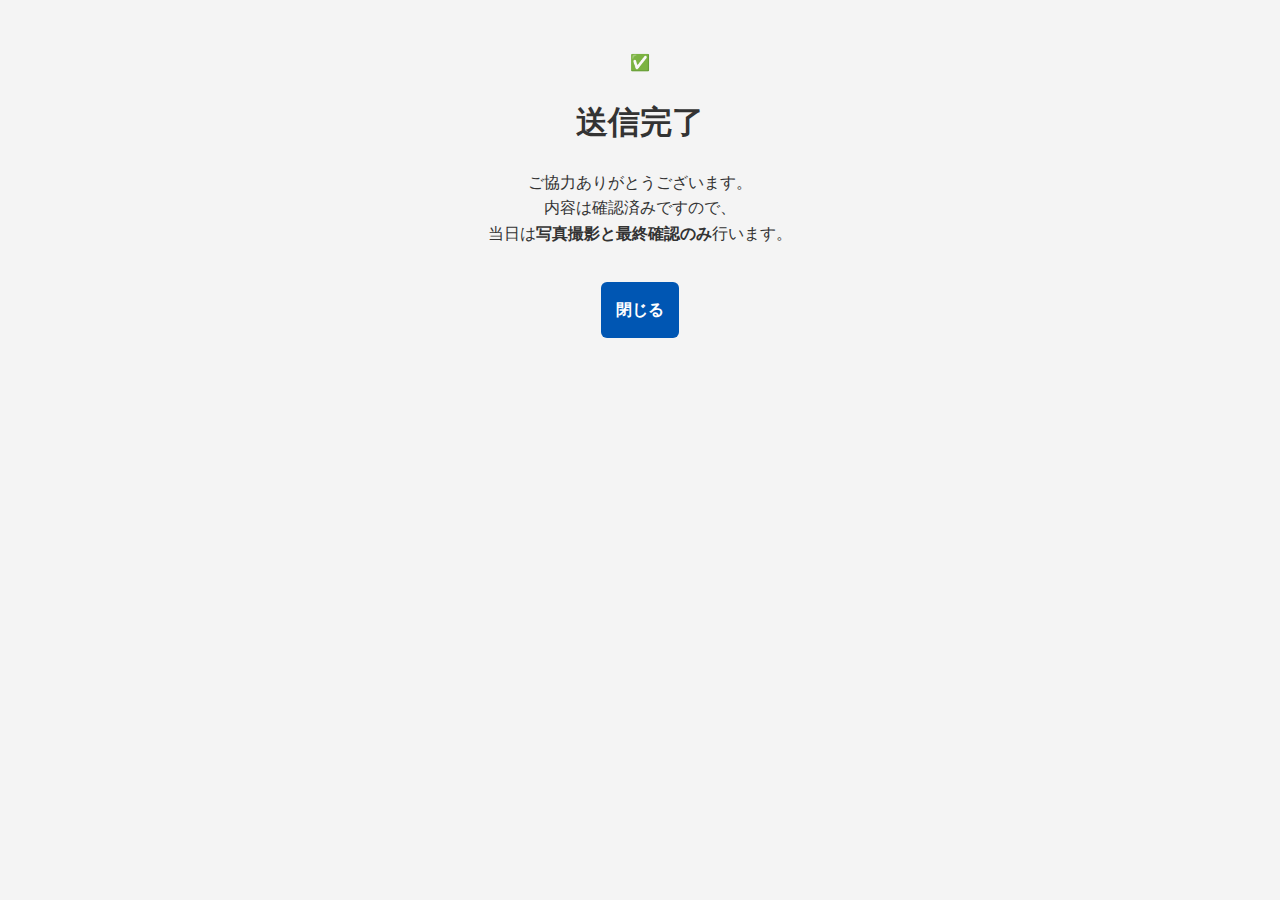
<file: input/thanks.html>
<!DOCTYPE html>
<html lang="ja">
<head>
    <meta charset="UTF-8">
    <meta name="viewport" content="width=device-width, initial-scale=1.0">
    <title>送信完了</title>
    <link rel="stylesheet" href="assets/css/style.css">
</head>
<body>
    <div class="container" style="text-align: center; padding-top: 50px;">
        <div class="success-icon">✅</div>
        <h1>送信完了</h1>
        <p>ご協力ありがとうございます。<br>
        内容は確認済みですので、<br>
        当日は<strong>写真撮影と最終確認のみ</strong>行います。</p>
        
        <a href="#" onclick="window.close()" class="btn btn-next" style="display:inline-block; margin-top:20px; text-decoration:none;">閉じる</a>
    </div>
</body>
</html>
</file>
<file: input/assets/css/style.css>
:root {
    --primary-color: #0056b3;
    --accent-color: #e6f0fa;
    --text-color: #333;
    --bg-color: #f4f4f4;
    --white: #ffffff;
    --error-color: #d9534f;
}

body {
    font-family: 'Noto Sans JP', sans-serif;
    margin: 0;
    padding: 0;
    background-color: var(--bg-color);
    color: var(--text-color);
    line-height: 1.6;
}

.container {
    max-width: 600px;
    margin: 0 auto;
    padding: 20px;
}

.header {
    background-color: var(--primary-color);
    color: var(--white);
    padding: 15px 0;
    text-align: center;
}
.header h1 { margin: 0; font-size: 1.2rem; }

.intro-box {
    background: #fff3cd;
    border: 1px solid #ffeeba;
    padding: 15px;
    border-radius: 8px;
    margin-bottom: 20px;
    font-size: 0.9rem;
}

.progress-bar {
    display: flex;
    justify-content: space-between;
    margin-bottom: 20px;
}
.step {
    flex: 1;
    text-align: center;
    padding: 8px;
    background: #ddd;
    font-size: 0.8rem;
    color: #666;
    margin-right: 2px;
}
.step:first-child { border-radius: 4px 0 0 4px; }
.step:last-child { border-radius: 0 4px 4px 0; margin-right: 0; }
.step.active {
    background: var(--primary-color);
    color: var(--white);
    font-weight: bold;
}

.form-section {
    display: none;
    background: var(--white);
    padding: 20px;
    border-radius: 8px;
    box-shadow: 0 2px 4px rgba(0,0,0,0.1);
}
.form-section.active { display: block; animation: fadeIn 0.3s; }

@keyframes fadeIn {
    from { opacity: 0; transform: translateY(5px); }
    to { opacity: 1; transform: translateY(0); }
}

h2 { font-size: 1.1rem; border-bottom: 2px solid var(--accent-color); padding-bottom: 10px; margin-top: 0; }

.form-group { margin-bottom: 20px; }
label { display: block; margin-bottom: 8px; font-weight: bold; font-size: 0.95rem; }
.badge-required {
    background: var(--error-color);
    color: white;
    font-size: 0.7rem;
    padding: 2px 5px;
    border-radius: 3px;
    margin-left: 5px;
    vertical-align: middle;
}

input[type="text"], input[type="tel"], input[type="email"], input[type="number"], select, input[type="time"] {
    width: 100%;
    padding: 12px;
    border: 1px solid #ccc;
    border-radius: 6px;
    font-size: 16px;
    box-sizing: border-box;
}

.radio-group, .checkbox-group { display: flex; flex-direction: column; gap: 8px; }
.radio-group label, .checkbox-group label {
    font-weight: normal;
    background: #f9f9f9;
    padding: 10px;
    border-radius: 6px;
    border: 1px solid #eee;
    display: block;
}
.input-row { display: flex; align-items: center; gap: 10px; }
.input-row input { flex: 1; }

.note { font-size: 0.8rem; color: #666; margin-top: 5px; }
.note-alert { font-size: 0.85rem; color: var(--error-color); font-weight: bold; }

.btn-group { display: flex; gap: 10px; margin-top: 30px; }
.btn {
    flex: 1;
    padding: 15px;
    border: none;
    border-radius: 6px;
    font-size: 1rem;
    font-weight: bold;
    cursor: pointer;
    text-align: center;
}
.btn-next, .btn-submit { background: var(--primary-color); color: white; }
.btn-prev { background: #ccc; color: #333; }
.btn-submit:disabled { background: #999; cursor: not-allowed; }

.footer { text-align: center; padding: 20px; color: #666; font-size: 0.9rem; }
.tel-link { color: var(--primary-color); font-weight: bold; text-decoration: none; font-size: 1.1rem; }
</file>
<file: assets/css/style.css>
@charset "UTF-8";

/* ==========================================================================
   0. RESET & BASE
   ========================================================================== */
*, *::before, *::after {
  box-sizing: border-box;
  -webkit-tap-highlight-color: transparent;
}

:root {
  /* REMEDORA Design Tokens */
  --bg-body: #020202;
  --bg-panel: #0a0a0a;

  --text-main: #FFFFFF;
  --text-body: #CCCCCC;
  --text-muted: #888888;
  --text-inverse: #000000;
  --text-danger: #FF5555;

  --accent-white: #FFFFFF;
  --border-glass: 1px solid rgba(255, 255, 255, 0.12);
  --border-danger: 1px solid rgba(255, 85, 85, 0.5);
  
  --primary-color: #0056b3; /* Brand Blue */
  --selected-bg: rgba(0, 86, 179, 0.3); /* Selection Highlight */
  --selected-border: #4fc3f7; /* Selection Border (Bright) */

  --glass-bg: rgba(18, 18, 20, 0.60);
  --glass-blur: 24px;
  --glass-highlight: inset 0 1px 0 0 rgba(255, 255, 255, 0.15);
  
  --radius: 12px;
  --font-base: system-ui, -apple-system, sans-serif;
  
  --input-bg: rgba(0,0,0,0.3);
  --input-border: 1px solid #333;
  --input-focus: 1px solid #fff;
  
  --progress-color: #3b82f6; 
}

body {
  margin: 0;
  padding: 0;
  background-color: var(--bg-body);
  color: var(--text-body);
  font-family: 'Noto Sans JP', var(--font-base);
  line-height: 1.6;
  -webkit-text-size-adjust: 100%;
}

body::before {
  content: "";
  position: fixed;
  top: -10vh; left: -10vw;
  width: 80vw; height: 80vw;
  background: radial-gradient(circle, rgba(255,255,255,0.03) 0%, transparent 60%);
  filter: blur(60px);
  z-index: -1;
  pointer-events: none;
}

.container {
  max-width: 600px;
  margin: 0 auto;
  padding: 0 20px 40px 20px;
}

/* ==========================================================================
   COMPONENTS
   ========================================================================== */

.glass-panel {
  background: var(--glass-bg);
  backdrop-filter: blur(var(--glass-blur));
  -webkit-backdrop-filter: blur(var(--glass-blur));
  border: var(--border-glass);
  border-radius: var(--radius);
  padding: 24px 20px;
  box-shadow: 0 4px 20px rgba(0,0,0,0.3);
  margin-bottom: 24px;
}

.header {
  background: rgba(5,5,5,0.8);
  backdrop-filter: blur(20px);
  border-bottom: var(--border-glass);
  color: var(--text-main);
  padding: 15px 0;
  text-align: center;
  position: relative;
  z-index: 10;
}
.header h1 {
  margin: 0;
  font-size: 1.1rem;
  font-weight: 700;
  color: var(--text-main);
}

.sticky-progress {
  position: sticky;
  top: 0;
  z-index: 1000;
  background: var(--bg-body);
  border-bottom: var(--border-glass);
  padding: 10px 20px;
}
.progress-info {
  display: flex;
  justify-content: space-between;
  font-size: 0.7rem;
  font-weight: bold;
  letter-spacing: 0.1em;
  margin-bottom: 6px;
  color: var(--text-muted);
}
.progress-track {
  background-color: rgba(255,255,255,0.1);
  height: 4px;
  border-radius: 2px;
  overflow: hidden;
}
.progress-fill {
  background-color: var(--progress-color);
  height: 100%;
  width: 0%;
  transition: width 0.4s ease;
  box-shadow: 0 0 10px rgba(59, 130, 246, 0.5);
}

.step-indicator-bar {
  display: flex;
  justify-content: space-between;
  margin-bottom: 24px;
  gap: 4px;
}
.step {
  flex: 1;
  text-align: center;
  padding: 8px 2px;
  background: rgba(255,255,255,0.05);
  font-size: 0.7rem;
  color: var(--text-muted);
  white-space: nowrap;
  overflow: hidden;
  text-overflow: ellipsis;
  border-radius: 4px;
  border: 1px solid transparent;
}
.step.active {
  background: rgba(255,255,255,0.15);
  color: var(--text-main);
  font-weight: bold;
  border-color: rgba(255,255,255,0.2);
}

h2 {
  font-size: 1.2rem;
  border-bottom: 1px solid rgba(255,255,255,0.1);
  padding-bottom: 12px;
  margin-top: 0;
  margin-bottom: 24px;
  color: var(--text-main);
}

.form-group { margin-bottom: 32px; }

label {
  display: block;
  margin-bottom: 10px;
  font-weight: 700;
  font-size: 0.95rem;
  color: var(--text-main);
}

.sub-label {
  font-size: 0.9rem;
  color: var(--text-muted);
  margin-bottom: 8px;
  font-weight: bold;
  margin-top: 16px;
}

.badge-imp {
  background: rgba(255,255,255,0.9);
  color: #000;
  font-size: 0.7rem;
  padding: 2px 6px;
  border-radius: 4px;
  margin-left: 8px;
  vertical-align: middle;
  font-weight: 700;
}

input[type="text"], input[type="tel"], input[type="email"], input[type="number"], 
input[type="date"], input[type="time"], input[type="url"], select, textarea {
  width: 100%;
  padding: 14px;
  border: var(--input-border);
  border-radius: 8px;
  font-size: 16px; 
  box-sizing: border-box;
  background-color: var(--input-bg);
  color: var(--text-main);
  -webkit-appearance: none;
  appearance: none;
  transition: border-color 0.3s, box-shadow 0.3s;
}

input:focus, select:focus, textarea:focus {
  border: var(--input-focus);
  outline: none;
  box-shadow: 0 0 0 2px rgba(255,255,255,0.1);
  background-color: rgba(0,0,0,0.6);
}

textarea { resize: vertical; min-height: 100px; }

.radio-group, .checkbox-group {
  display: flex;
  flex-direction: column;
  gap: 12px;
}

.radio-group label, .checkbox-group label {
  font-weight: normal;
  background: rgba(255,255,255,0.03);
  padding: 14px;
  border-radius: 8px;
  border: 1px solid rgba(255,255,255,0.1);
  display: flex;
  align-items: center;
  cursor: pointer;
  margin-bottom: 0;
  color: var(--text-body);
  transition: all 0.2s ease;
}

/* 【追加】選択時のスタイル強調 */
.radio-group label:has(input:checked),
.checkbox-group label:has(input:checked) {
  background: var(--selected-bg);
  border-color: var(--selected-border);
  color: #fff;
  font-weight: bold;
  box-shadow: 0 0 10px rgba(79, 195, 247, 0.2);
}

/* Fallback for older browsers (active state) */
.radio-group label:active, .checkbox-group label:active {
  background: rgba(255,255,255,0.08);
}

input[type="radio"], input[type="checkbox"] {
  margin-right: 14px;
  transform: scale(1.3);
  accent-color: var(--text-main); 
  width: auto; 
  background: transparent;
  border: none;
  cursor: pointer;
}

.industry-selector-box {
  background: rgba(59, 130, 246, 0.1);
  border: 1px solid rgba(59, 130, 246, 0.3);
  padding: 20px;
  border-radius: var(--radius);
}
.industry-selector-box label { color: #93c5fd; }

.note { font-size: 0.8rem; color: var(--text-muted); margin-top: 8px; line-height: 1.5; }
.note-alert {
  font-size: 0.85rem;
  color: var(--text-danger);
  font-weight: bold;
  margin-top: 10px;
  background: rgba(255, 85, 85, 0.1);
  padding: 10px;
  border-radius: 6px;
  border: var(--border-danger);
}

.btn-group {
  display: flex;
  gap: 16px;
  margin-top: 40px;
  padding-bottom: 10px;
}

.btn {
  display: inline-flex; justify-content: center; align-items: center;
  min-height: 50px; padding: 0 24px;
  font-size: 1rem; font-weight: 700; border-radius: 100px;
  transition: all 0.3s; cursor: pointer;
  border: none;
  width: 100%;
}

.btn-primary {
  background: var(--accent-white);
  color: var(--text-inverse);
  box-shadow: 0 4px 20px rgba(255,255,255,0.15);
}
.btn-primary:disabled {
  background: #555; color: #888; box-shadow: none; cursor: not-allowed;
}

.btn-outline, .btn-prev {
  background: rgba(255,255,255,0.03);
  color: var(--text-main);
  border: var(--border-glass);
}
.btn-outline:hover {
  background: rgba(255,255,255,0.1);
}

.modal-overlay {
  position: fixed;
  top: 0; left: 0; width: 100%; height: 100%;
  background: rgba(0,0,0,0.85);
  display: flex;
  align-items: center;
  justify-content: center;
  z-index: 2000;
  backdrop-filter: blur(8px);
}
.modal-content {
  background: #111;
  border: var(--border-glass);
  width: 90%;
  max-width: 400px;
  text-align: center;
}
.modal-title { margin-top: 0; color: var(--text-danger); font-size: 1.1rem; margin-bottom: 16px; }
.modal-text { font-size: 0.95rem; color: var(--text-main); margin-bottom: 20px; }
.modal-list {
  text-align: left;
  background: #000;
  padding: 12px;
  border-radius: 8px;
  margin-bottom: 24px;
  max-height: 150px;
  overflow-y: auto;
  font-size: 0.85rem;
  color: var(--text-muted);
  border: 1px solid #333;
}
.modal-buttons { display: flex; gap: 12px; }
.btn-modal { flex: 1; border-radius: 8px; min-height: 44px; font-size: 0.9rem; }
.btn-cancel { background: transparent; border: 1px solid #444; color: #fff; }
.btn-ok { background: var(--text-main); color: #000; border: none; }

.details-box {
  margin-top: 20px;
  padding: 20px;
  background: rgba(0,0,0,0.4);
  border-radius: 8px;
  border: 1px dashed rgba(255,255,255,0.2);
}

.input-row {
  display: flex;
  align-items: center;
  gap: 12px;
}
.input-row span { font-size: 0.9rem; color: var(--text-muted); white-space: nowrap; }

.footer {
  text-align: center;
  padding: 10px 20px 30px 20px;
  color: var(--text-muted);
  font-size: 0.85rem;
  border-top: var(--border-glass);
  background: #000;
  margin-top: 30px;
}
.tel-link {
  display: inline-block;
  color: #fff;
  background-color: #333;
  font-weight: bold;
  text-decoration: none;
  font-size: 1rem;
  padding: 12px 24px;
  border-radius: 100px;
  margin-top: 12px;
  border: 1px solid #555;
}

.success-icon { font-size: 4rem; margin-bottom: 20px; }

.form-section { display: none; margin-bottom: 40px; }
.form-section.active { display: block; animation: fadeIn 0.5s ease-out; }

@keyframes fadeIn {
  from { opacity: 0; transform: translateY(10px); }
  to { opacity: 1; transform: translateY(0); }
}

/* ==========================================================================
   ADDITIONAL STYLES (Patch for new items)
   ========================================================================== */

/* Privacy Policy Box Alignment */
.privacy-box label {
  /* Override default block label to prevent misalignment in flex container */
  margin-bottom: 0;
  width: 100%;
}

.privacy-box a {
  color: #fff;
  text-decoration: underline;
}

.privacy-box p {
  line-height: 1.5;
}

/* Ensure proper spacing for dynamically toggled inputs */
/* Used for inputs displayed via JS (display: block) */
.form-group input[style*="block"], 
.form-group select[style*="block"],
.form-group textarea[style*="block"] {
  margin-top: 15px; 
}

/* ==========================================================================
   INVITE PAGES (gbp/ga4/airwork-invite.html)
   ========================================================================== */
.video-container {
  position: relative;
  padding-bottom: 56.25%; /* 16:9 Aspect Ratio */
  height: 0;
  overflow: hidden;
  border-radius: 8px;
  border: 1px solid rgba(255,255,255,0.1);
  background: #000;
  margin-bottom: 20px;
}
.video-container iframe,
.video-container video {
  position: absolute;
  top: 0;
  left: 0;
  width: 100%;
  height: 100%;
  object-fit: contain;
}
.video-placeholder {
  position: absolute;
  top: 0; left: 0; right: 0; bottom: 0;
  display: flex;
  align-items: center;
  justify-content: center;
  text-align: center;
  color: #aaa;
  font-size: 0.9rem;
  background: #111;
  line-height: 1.6;
}
.step-list {
  text-align: left;
  margin-bottom: 30px;
  padding-left: 20px;
  color: var(--text-main);
  font-size: 0.95rem;
}
.step-list li {
  margin-bottom: 10px;
}
.register-block {
  margin-top: 40px; 
  margin-bottom: 30px; 
  padding: 20px; 
  background: rgba(59, 130, 246, 0.1); 
  border: 1px solid rgba(59, 130, 246, 0.3); 
  border-radius: 8px;
  text-align: center;
}
.register-title {
  font-size: 1rem; 
  color: #93c5fd; 
  margin-top: 0; 
  margin-bottom: 10px; 
  font-weight: bold;
}
.register-text {
  font-size: 0.9rem; 
  color: #ccc; 
  margin-bottom: 15px; 
  line-height: 1.6; 
  text-align: left;
}
</file>
